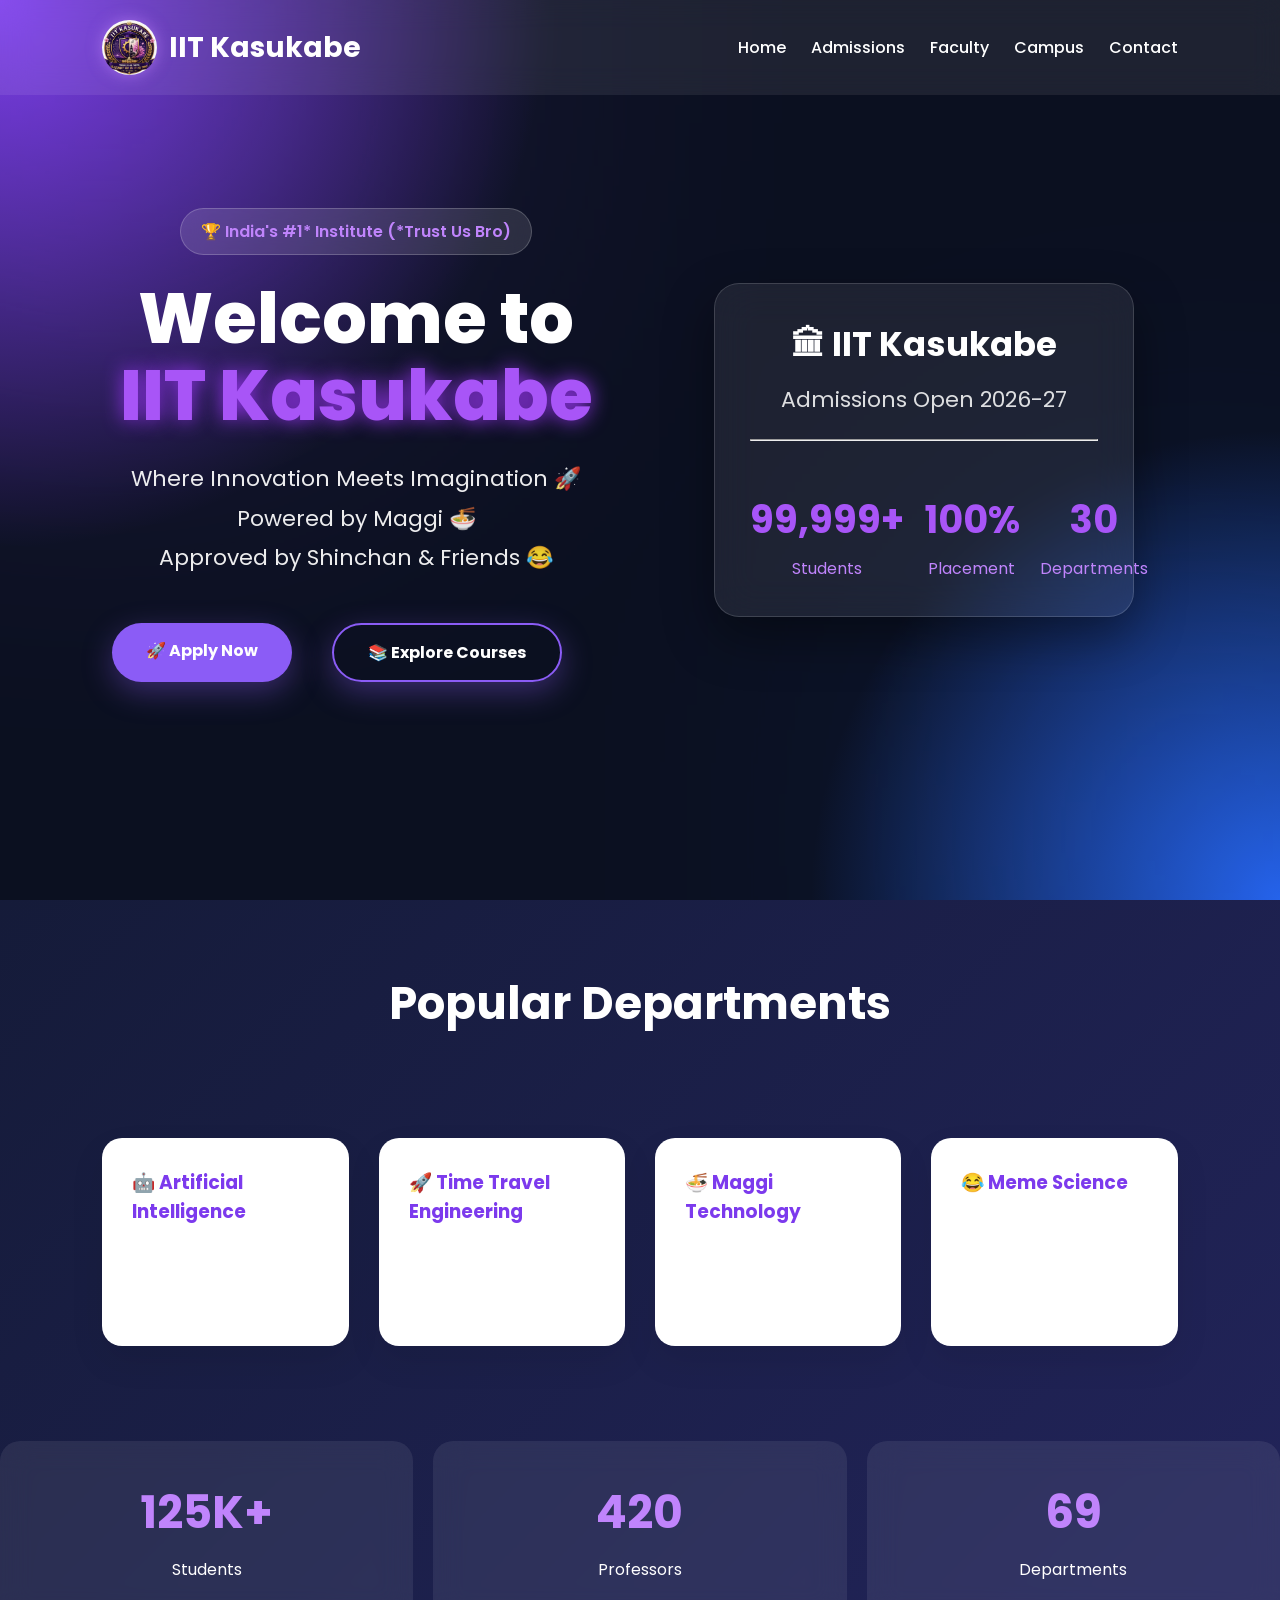
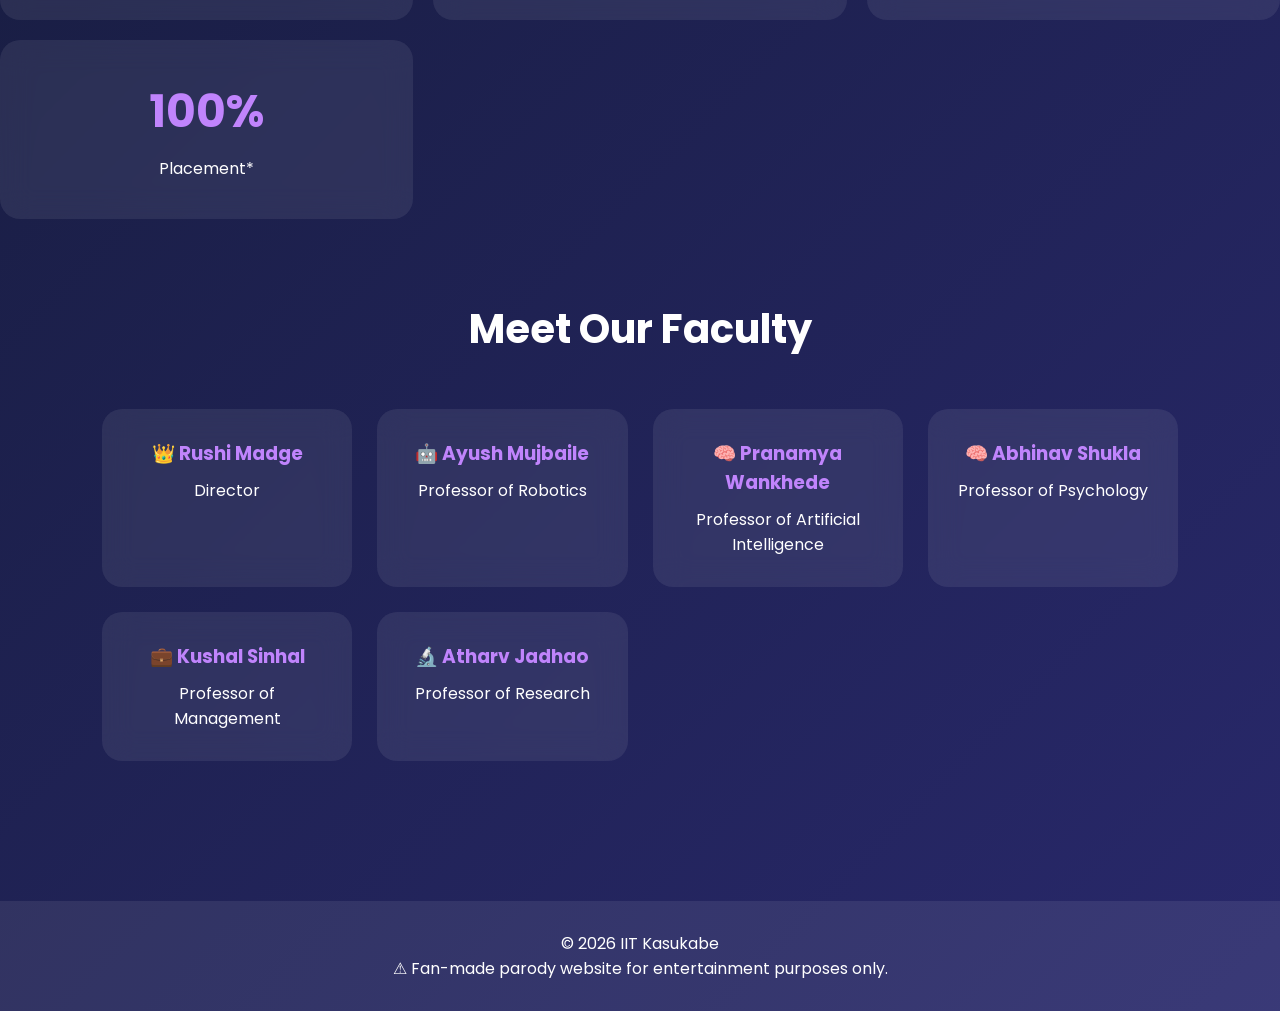
<file: index.html>
<!DOCTYPE html>
<html lang="en">
<head>
    <meta charset="UTF-8">
    <meta name="viewport" content="width=device-width, initial-scale=1.0">

    <title>IIT Kasukabe | Registration Portal</title>

    <meta name="description" content="IIT Kasukabe Registration Portal - Fan Made Parody Website">
    <meta name="theme-color" content="#6d28d9">

    <link rel="icon" href="assets/logo.png">

    <link rel="preconnect" href="https://fonts.googleapis.com">
    <link rel="preconnect" href="https://fonts.gstatic.com" crossorigin>

    <link href="https://fonts.googleapis.com/css2?family=Poppins:wght@300;400;500;600;700;800&display=swap" rel="stylesheet">

    <link rel="stylesheet" href="style.css">
</head>

<body>

<!-- ================= NAVBAR ================= -->

<nav class="navbar">

    <div class="logo" id="logo">

<img src="assets/logo.png">

<span>IIT Kasukabe</span>

</div>

    <ul class="nav-links">

        <li><a href="#">Home</a></li>

        <li><a href="#">Admissions</a></li>

        <li><a href="#">Faculty</a></li>

        <li><a href="#">Campus</a></li>

        <li><a href="#">Contact</a></li>

    </ul>

</nav>

<!-- ================= HERO SECTION ================= -->

<section class="hero" id="home">

    <div class="hero-content">

        <span class="badge">
            🏆 India's #1* Institute (*Trust Us Bro)
        </span>

        <h1>
            Welcome to
            <span>IIT Kasukabe</span>
        </h1>

        <p>
            Where Innovation Meets Imagination 🚀
            <br>
            Powered by Maggi 🍜
            <br>
            Approved by Shinchan & Friends 😂
        </p>

        <div class="hero-buttons">

            <a <a href="pages/register.html" class="btn">
                   🚀 Apply Now


           </a>

            <a href="#courses" class="btn secondary">
                📚 Explore Courses
            </a>

        </div>

    </div>

    <div class="hero-image">

        <div class="hero-card">

            <h2>🏛 IIT Kasukabe</h2>

            <p>Admissions Open 2026-27</p>

            <hr>

            <div class="stats">

              <div class="stats">

<div>
     <h3 id="students">99,999+</h3>
     <span>Students</span>
    </div>

 <div>
     <h3 id="placement">100%</h3>
      <span>Placement</span>
      </div>

  <div>
    <h3 id="departments">30</h3>
 <span>Departments</span>
 </div>

  </div>

 </div>

 </div>

</section>
</section>

<!-- ================= FEATURES ================= -->

<section class="features" id="courses">

    <h2>Popular Departments</h2>

    <div class="feature-grid">

        <div class="feature-card">

            <h3>🤖 Artificial Intelligence</h3>

            <p>
                Learn AI from Professor
                Pranamya Wankhede.
            </p>

        </div>

        <div class="feature-card">

            <h3>🚀 Time Travel Engineering</h3>

            <p>
                Build machines that reach
                exams before the question paper.
            </p>

        </div>

        <div class="feature-card">

            <h3>🍜 Maggi Technology</h3>

            <p>
                2 Minute Research,
                100 Year Innovation.
            </p>

        </div>

        <div class="feature-card">

            <h3>😂 Meme Science</h3>

            <p>
                India's first B.Tech
                in Meme Engineering.
            </p>

        </div>

    </div>

</section>


<!-- ================= STATS ================= -->

<section class="stats">

<div class="card">

<h2>125K+</h2>

<p>Students</p>

</div>

<div class="card">

<h2>420</h2>

<p>Professors</p>

</div>

<div class="card">

<h2>69</h2>

<p>Departments</p>

</div>

<div class="card">

<h2>100%</h2>

<p>Placement*</p>

</div>

</section>

<!-- ================= FACULTY ================= -->

<section class="faculty">

<h2>

Meet Our Faculty

</h2>

<div class="faculty-grid">

<div class="faculty-card">

<h3>👑 Rushi Madge</h3>

<p>Director</p>

</div>

<div class="faculty-card">

<h3>🤖 Ayush Mujbaile</h3>

<p>Professor of Robotics</p>

</div>

<div class="faculty-card">

<h3>🧠 Pranamya Wankhede</h3>

<p>Professor of Artificial Intelligence</p>

</div>

<div class="faculty-card">

<h3>🧠 Abhinav Shukla</h3>

<p>Professor of Psychology</p>

</div>

<div class="faculty-card">

<h3>💼 Kushal Sinhal</h3>

<p>Professor of Management</p>

</div>

<div class="faculty-card">

<h3>🔬 Atharv Jadhao</h3>

<p>Professor of Research</p>

</div>

</div>

</section>

<!-- ================= FOOTER ================= -->

<footer>

<p>

© 2026 IIT Kasukabe

</p>

<p>

⚠ Fan-made parody website for entertainment purposes only.

</p>

</footer>



<div id="secretLab" class="secret-popup">

    <h1>🧪 SECRET LABORATORY</h1>

    <h2>ACCESS GRANTED</h2>

    <p>
        Congratulations!
        <br><br>
        You discovered the hidden laboratory of
        <b>Director Rushi Madge.</b>
    </p>

    <p>
        Here scientists are researching...
    </p>

    <ul>
        <li>🍜 Infinite Maggi Generator</li>
        <li>😂 Meme Engineering</li>
        <li>🧠 AI that finishes homework</li>
        <li>🚀 Doraemon's Anywhere Door</li>
    </ul>

    <button onclick="closeLab()">
        Close
    </button>


<script src="script.js"></script>

<canvas id="matrixCanvas"></canvas>
<!-- Secret Code Modal -->

<div id="secretCodeModal" class="secret-modal">

<div class="secret-box">

<h2>🔒 SECRET LAB ACCESS</h2>

<p>Enter Director Access Code</p>

<input
type="password"
id="secretCode"
placeholder="Enter Secret Code">

<button id="unlockBtn">
Unlock Lab
</button>

<button id="closeSecret">
Cancel
</button>

<p id="secretMessage"></p>

</div>

</div>
</body>
</html>
</file>
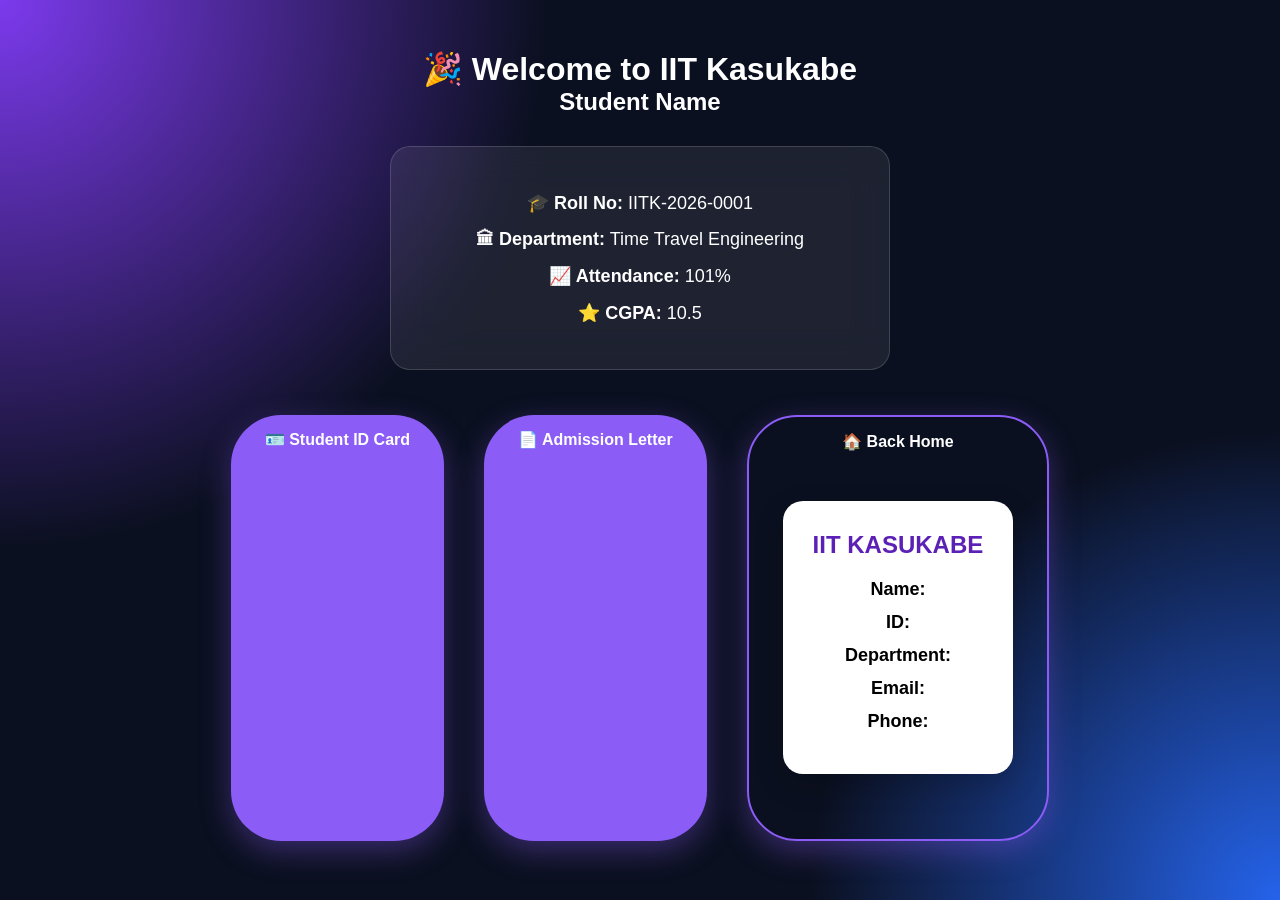
<file: dashboard.html>
<!DOCTYPE html>
<html lang="en">

<head>

<meta charset="UTF-8">
<meta name="viewport" content="width=device-width, initial-scale=1.0">

<title>Student Dashboard</title>

<link rel="stylesheet" href="../style.css">

</head>

<body>

<div class="dashboard">

<h1>🎉 Welcome to IIT Kasukabe</h1>

<h2 id="studentName">Student Name</h2>

<script>

const student =
JSON.parse(localStorage.getItem("student"));

if(student){

document.getElementById("studentName").innerHTML =
"👋 Welcome " + student.name;

}

</script>

<div class="dashboard-card">

<p><strong>🎓 Roll No:</strong> IITK-2026-0001</p>

<p><strong>🏛 Department:</strong> Time Travel Engineering</p>

<p><strong>📈 Attendance:</strong> 101%</p>

<p><strong>⭐ CGPA:</strong> 10.5</p>

</div>

<div class="dashboard-buttons">

<a href="idcard.html" class="btn">
🪪 Student ID Card
</a>

<a href="admission.html" class="btn">
📄 Admission Letter
</a>

<a href="../index.html" class="btn secondary">
🏠 Back Home

<div class="id-card">

<h2>IIT KASUKABE</h2>

<p><strong>Name:</strong> <span id="studentName"></span></p>

<p><strong>ID:</strong> <span id="studentId"></span></p>

<p><strong>Department:</strong> <span id="studentDept"></span></p>

<p><strong>Email:</strong> <span id="studentEmail"></span></p>

<p><strong>Phone:</strong> <span id="studentPhone"></span></p>

</div>

</a>

</div>

</div>

<script src="../script.js"></script>

<script>

conststudent = JSON.parse(localStorage.getItem("student"));

if(student){

document.getElementById("studentName").textContent = student.name;

document.getElementById("studentId").textContent = student.studentId;

document.getElementById("studentDept").textContent = student.department;

document.getElementById("studentEmail").textContent = student.email;

document.getElementById("studentPhone").textContent = student.phone;

}

</script>

</body>

</html>
</file>
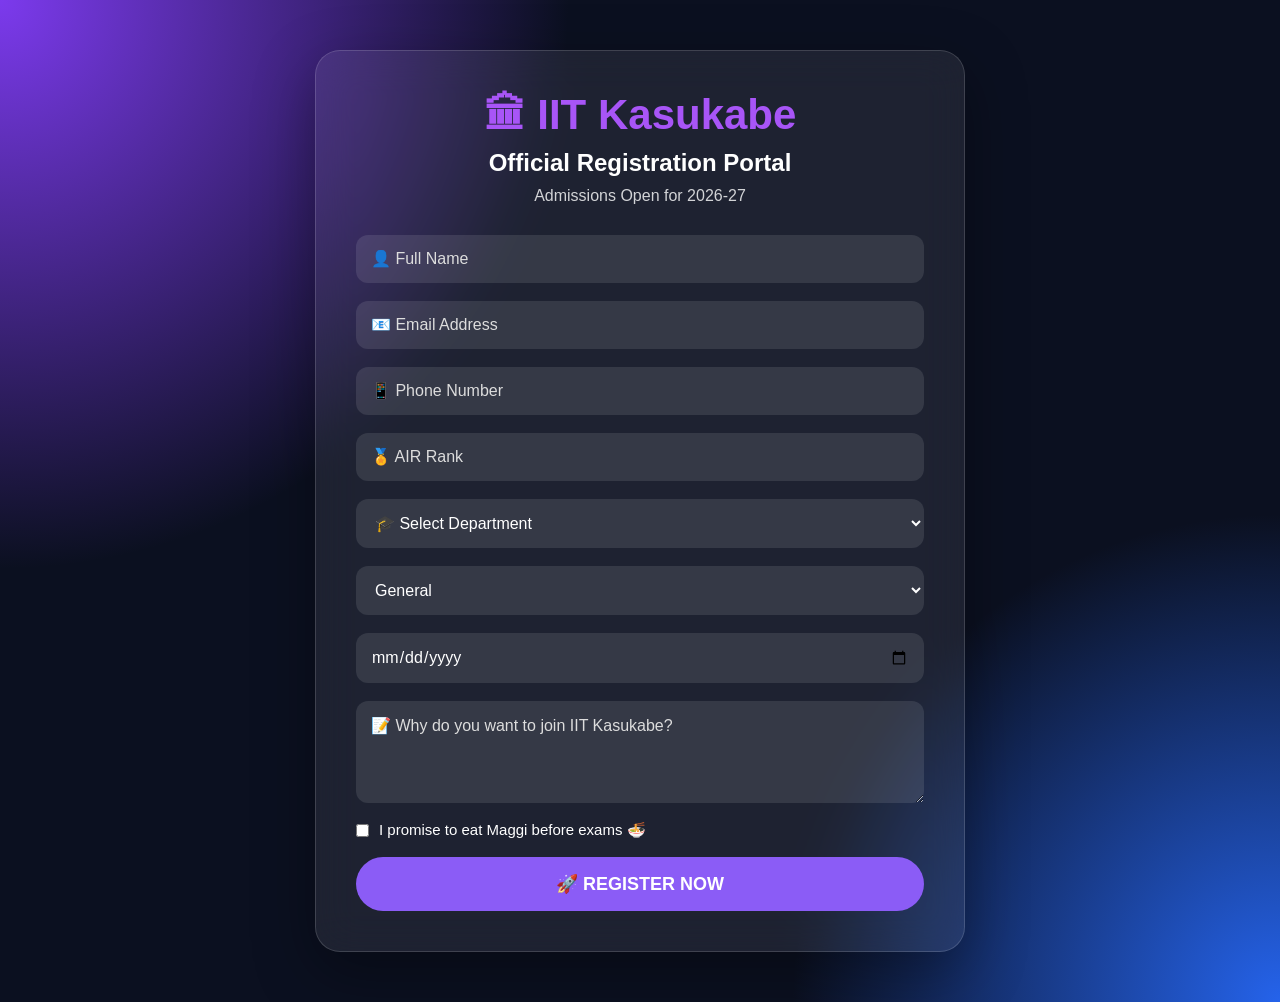
<file: register.html>
<!DOCTYPE html>
<html lang="en">

<head>

<meta charset="UTF-8">
<meta name="viewport" content="width=device-width, initial-scale=1.0">

<title>IIT Kasukabe Registration</title>

<link rel="stylesheet" href="../style.css">

</head>

<body>

<div class="register-container">

    <div class="register-box">

        <h1>🏛 IIT Kasukabe</h1>

        <h2>Official Registration Portal</h2>

        <p class="subtitle">
            Admissions Open for 2026-27
        </p>

        <form id="registerForm">

            <input
                type="text"
                id="name"
                placeholder="👤 Full Name"
                required
            >

            <input
                type="email"
                id="email"
                placeholder="📧 Email Address"
                required
            >

            <input
                type="tel"
                id="phone"
                placeholder="📱 Phone Number"
                required
            >

            <input
                type="number"
                id="rank"
                placeholder="🏅 AIR Rank"
                required
            >

            <select id="department">

                <option value="">
                    🎓 Select Department
                </option>

                <option>Artificial Intelligence</option>

                <option>Time Travel Engineering</option>

                <option>Maggi Technology</option>

                <option>Meme Science</option>

                <option>Rocket Engineering</option>

            </select>

            <select id="category">

                <option>General</option>
                <option>OBC</option>
                <option>SC</option>
                <option>ST</option>
                <option>EWS</option>

            </select>

            <input
                type="date"
                id="dob"
            >

            <textarea
                id="reason"
                placeholder="📝 Why do you want to join IIT Kasukabe?"
                rows="4"
            ></textarea>

            <label class="checkbox">

                <input
                    type="checkbox"
                    required
                >

                I promise to eat Maggi before exams 🍜

            </label>

            <button type="submit">

                🚀 REGISTER NOW

            </button>

        </form>

    </div>

</div>

<script src="../script.js"></script>

</body>

</html>
</file>
<file: style.css>
/* ==========================
   IIT Kasukabe Portal v1.0
========================== */

*{
    margin:0;
    padding:0;
    box-sizing:border-box;
    font-family:'Poppins',sans-serif;
}

body{
    background:linear-gradient(135deg,#0f172a,#312e81,#4c1d95,#2563eb);
    background-size:400% 400%;
    animation:gradient 12s ease infinite;
    color:white;
}

/* Animated Background */

@keyframes gradient{

0%{background-position:0% 50%;}

50%{background-position:100% 50%;}

100%{background-position:0% 50%;}

}

/* ================= NAVBAR ================= */

.navbar{

position:fixed;

top:0;

left:0;

width:100%;

padding:20px 8%;

display:flex;

justify-content:space-between;

align-items:center;

background:rgba(255,255,255,.08);

backdrop-filter:blur(15px);

z-index:999;

}

.logo{
    display:flex;
    align-items:center;
    gap:12px;
    font-size:28px;
    font-weight:700;
    color:white;
}

.logo img{
    width:55px;
    height:55px;
    border-radius:50%;
    object-fit:cover;
    box-shadow:0 0 15px rgba(192,132,252,0.6);
}

.logo span{
    color:#ffffff;
}

.logo span:hover{
    color:#c084fc;
    transition:0.3s;
}

.purple{
    color:#c084fc;
}



.nav-links{

display:flex;

gap:25px;

list-style:none;

}

.nav-links a{

color:white;

text-decoration:none;

font-weight:500;

transition:.3s;

}

.nav-links a:hover{

color:#c084fc;

}

/* ================= HERO ================= */

.hero{

height:100vh;

display:flex;

justify-content:center;

align-items:center;

text-align:center;

padding:20px;

}

.hero h1{

font-size:70px;

margin-bottom:20px;

}

.hero span{

color:#c084fc;

}

.hero p{

font-size:22px;

margin-bottom:15px;

}

.small{

font-size:16px !important;

opacity:.8;

}

.buttons{

margin-top:30px;

}

.btn{

display:inline-block;

padding:15px 35px;

border-radius:40px;

text-decoration:none;

margin:10px;

font-weight:bold;

transition:.3s;

}

.primary{

background:#8b5cf6;

color:white;

}

.primary:hover{

transform:translateY(-5px);

box-shadow:0 0 25px #8b5cf6;

}

.secondary{

border:2px solid white;

color:white;

}

.secondary:hover{

background:white;

color:#312e81;

}

/* ================= STATS ================= */

.stats{

display:grid;

grid-template-columns:repeat(auto-fit,minmax(220px,1fr));

gap:25px;

padding:30px -20%;

}

.card{

background:rgba(255,255,255,.08);

padding: 38px;;

border-radius:20px;

text-align:center;

backdrop-filter:blur(15px);

transition:.3s;

}

.card:hover{

transform:translateY(-10px);

}

.card h2{

font-size:45px;

color:#c084fc;

margin-bottom:10px;

}

/* ================= FACULTY ================= */

.faculty{

padding:80px 8%;

}

.faculty h2{

text-align:center;

font-size:40px;

margin-bottom:50px;

}

.faculty-grid{

display:grid;

grid-template-columns:repeat(auto-fit,minmax(250px,1fr));

gap:25px;

}

.faculty-card{

background:rgba(255,255,255,.08);

padding:30px;

border-radius:20px;

text-align:center;

backdrop-filter:blur(15px);

transition:.3s;

}

.faculty-card:hover{

transform:scale(1.05);

}

.faculty-card h3{

color:#c084fc;

margin-bottom:10px;

}

/* ================= FOOTER ================= */

footer{

margin-top:60px;

padding:30px;

text-align:center;

background:rgba(255,255,255,.08);

}

/* ================= RESPONSIVE ================= */

@media(max-width:768px){

.hero h1{
    font-size:45px;
}

.nav-links{
    display:none;
}

}

/* ===== Secret Popup ===== */

.secret-popup{
    position:fixed;
    top:50%;
    left:50%;
    transform:translate(-50%,-50%) scale(0);
    width:500px;
    max-width:90%;
    background:#1b1035;
    color:white;
    padding:35px;
    border-radius:20px;
    text-align:center;
    box-shadow:0 0 40px #8b5cf6;
    transition:.4s;
    z-index:9999;
}

.secret-popup.show{
    transform:translate(-50%,-50%) scale(1);
}

.secret-popup button{
    margin-top:20px;
    padding:12px 30px;
    border:none;
    border-radius:30px;
    background:#8b5cf6;
    color:white;
    cursor:pointer;
}

/* ===========================
   HERO SECTION V2
=========================== */

.hero{
    min-height:100vh;
    display:flex;
    justify-content:space-between;
    align-items:center;
    gap:60px;
    padding:120px 8%;
    background:
    radial-gradient(circle at top left,#7c3aed 0%,transparent 35%),
    radial-gradient(circle at bottom right,#2563eb 0%,transparent 30%),
    #0b1020;
    color:white;
    overflow:hidden;
    position:relative;
}

.hero::before{

content:"";

position:absolute;

width:600px;
height:600px;

background:#8b5cf6;

filter:blur(180px);

opacity:.18;

top:-250px;
left:-200px;

}

.hero::after{

content:"";

position:absolute;

width:500px;
height:500px;

background:#2563eb;

filter:blur(180px);

opacity:.15;

right:-180px;
bottom:-180px;

}

.hero-content{

flex:1;
position:relative;
z-index:2;

}

.badge{

display:inline-block;

padding:10px 20px;

background:rgba(255,255,255,.12);

border:1px solid rgba(255,255,255,.2);

border-radius:50px;

margin-bottom:25px;

backdrop-filter:blur(12px);

font-weight:600;

}

.hero h1{

font-size:70px;

line-height:1.1;

margin-bottom:25px;

font-weight:800;

}

.hero h1 span{

color:#a855f7;

text-shadow:0 0 20px #9333ea;

}

.hero p{

font-size:22px;

line-height:1.8;

opacity:.92;

margin-bottom:35px;

}

.hero-buttons{

display:flex;

gap:20px;

flex-wrap:wrap;

}

.btn{

padding:15px 34px;

border-radius:50px;

background:#8b5cf6;

color:white;

text-decoration:none;

font-weight:bold;

transition:.3s;

box-shadow:0 10px 30px rgba(139,92,246,.35);

}

.btn:hover{

transform:translateY(-6px);

box-shadow:0 15px 40px rgba(139,92,246,.45);

}

.secondary{

background:transparent;

border:2px solid #8b5cf6;

}

.secondary:hover{

background:#8b5cf6;

}

.hero-image{

flex:1;

display:flex;

justify-content:center;

position:relative;

z-index:2;

}

.hero-card{

width:420px;

padding:35px;

border-radius:25px;

background:rgba(255,255,255,.08);

border:1px solid rgba(255,255,255,.15);

backdrop-filter:blur(20px);

box-shadow:0 20px 50px rgba(0,0,0,.4);

animation:floatCard 4s ease-in-out infinite;

}

.hero-card h2{

font-size:34px;

margin-bottom:10px;

}

.hero-card p{

opacity:.85;

margin-bottom:20px;

}

.stats{

display:grid;

grid-template-columns:repeat(3,1fr);

gap:20px;

text-align:center;

margin-top:25px;

}

.stats h3{

font-size:38px;

color:#a855f7;

margin-bottom:8px;

}

.feature-grid{

display:grid;

grid-template-columns:repeat(auto-fit,minmax(240px,1fr));

gap:30px;

padding:70px 8%;

}

.feature-card{

background:white;

border-radius:20px;

padding:30px;

box-shadow:0 15px 35px rgba(0,0,0,.08);

transition:.35s;

}

.feature-card:hover{

transform:translateY(-10px);

box-shadow:0 20px 45px rgba(0,0,0,.15);

}

.feature-card h3{

margin-bottom:15px;

color:#7c3aed;

}

.features h2{

text-align:center;

font-size:45px;

margin-top:70px;

margin-bottom:30px;

}

@keyframes floatCard{

0%,100%{

transform:translateY(0px);

}

50%{

transform:translateY(-18px);

}

}

@media(max-width:950px){

.hero{

flex-direction:column;

text-align:center;

padding-top:140px;

}

.hero h1{

font-size:50px;

}

.hero-buttons{

justify-content:center;

}

.hero-card{

width:100%;

max-width:420px;

}

}

/* ======================================
   Fake Hacker Screen
====================================== */

#hackOverlay{

position:fixed;

top:0;
left:0;

width:100%;
height:100%;

background:#000;

display:flex;

justify-content:center;

align-items:center;

z-index:999999;

color:#00ff00;

font-family:monospace;

}

.hack-box{

text-align:center;

width:500px;

max-width:90%;

}

.hack-box h1{

font-size:38px;

margin-bottom:30px;

}

.progress{

width:100%;

height:20px;

background:#222;

border-radius:50px;

overflow:hidden;

margin-top:30px;

}

.progress-bar{

width:0;

height:100%;

background:#00ff00;

animation:loadingHack 5s linear forwards;

}

@keyframes loadingHack{

0%{

width:0;

}

100%{

width:100%;

}

}/* =========================
   MATRIX RAIN
========================= */

#matrixCanvas{

position:fixed;

top:0;
left:0;

width:100%;
height:100%;

display:none;

z-index:999998;

background:black;

pointer-events:none;

}/* ===========================
   REGISTRATION PORTAL
=========================== */

.register-container{
    min-height:100vh;
    display:flex;
    justify-content:center;
    align-items:center;
    padding:50px 20px;
    background:
    radial-gradient(circle at top left,#7c3aed 0%,transparent 35%),
    radial-gradient(circle at bottom right,#2563eb 0%,transparent 30%),
    #0b1020;
}

.register-box{

    width:100%;
    max-width:650px;

    background:rgba(255,255,255,0.08);

    border:1px solid rgba(255,255,255,0.15);

    backdrop-filter:blur(20px);

    border-radius:25px;

    padding:40px;

    color:white;

    box-shadow:0 20px 60px rgba(0,0,0,.35);

}

.register-box h1{

text-align:center;

font-size:42px;

margin-bottom:10px;

color:#a855f7;

}

.register-box h2{

text-align:center;

margin-bottom:10px;

}

.subtitle{

text-align:center;

opacity:.8;

margin-bottom:30px;

}

#registerForm{

display:flex;

flex-direction:column;

gap:18px;

}

#registerForm input,
#registerForm select,
#registerForm textarea{

padding:15px;

border:none;

border-radius:12px;

font-size:16px;

outline:none;

background:rgba(255,255,255,.1);

color:white;

}

#registerForm input::placeholder,
#registerForm textarea::placeholder{

color:#ddd;

}

#registerForm option{

color:black;

}

.checkbox{

display:flex;

align-items:center;

gap:10px;

font-size:15px;

}

button{

padding:16px;

font-size:18px;

font-weight:bold;

border:none;

border-radius:50px;

cursor:pointer;

background:#8b5cf6;

color:white;

transition:.3s;

}

button:hover{

transform:translateY(-5px);

box-shadow:0 12px 30px rgba(139,92,246,.4);

}

@media(max-width:700px){

.register-box{

padding:25px;

}

.register-box h1{

font-size:32px;

}

}/* ===========================
   DASHBOARD
=========================== */

.dashboard{

min-height:100vh;

display:flex;

flex-direction:column;

justify-content:center;

align-items:center;

padding:40px;

background:
radial-gradient(circle at top left,#7c3aed 0%,transparent 35%),
radial-gradient(circle at bottom right,#2563eb 0%,transparent 30%),
#0b1020;

color:white;

text-align:center;

}

.dashboard-card{

margin-top:30px;

padding:30px;

width:500px;

max-width:90%;

border-radius:20px;

background:rgba(255,255,255,.08);

backdrop-filter:blur(20px);

border:1px solid rgba(255,255,255,.15);

}

.dashboard-card p{

margin:15px 0;

font-size:18px;

}

.dashboard-buttons{

display:flex;

gap:20px;

margin-top:35px;

flex-wrap:wrap;

justify-content:center;

}/* ==========================
SECRET CODE MODAL
========================== */

.secret-modal{

display:none;

position:fixed;

top:0;
left:0;

width:100%;
height:100%;

background:rgba(0,0,0,.85);

justify-content:center;

align-items:center;

z-index:999999;

}

.secret-box{

width:420px;

max-width:90%;

padding:30px;

background:#111;

border:2px solid #00ff99;

border-radius:20px;

text-align:center;

color:white;

box-shadow:0 0 30px #00ff99;

}

.secret-box input{

width:100%;

padding:12px;

margin:20px 0;

border:none;

border-radius:10px;

font-size:16px;

}

.secret-box button{

margin:8px;

padding:12px 22px;

border:none;

border-radius:10px;

cursor:pointer;

font-weight:bold;

}

#unlockBtn{

background:#00cc66;

color:white;

}

#closeSecret{

background:#444;

color:white;

}

#secretMessage{

margin-top:20px;

font-weight:bold;

}.id-card{

max-width:500px;

margin:50px auto;

padding:30px;

background:white;

color:black;

border-radius:20px;

box-shadow:0 10px 30px rgba(0,0,0,.2);

}

.id-card h2{

text-align:center;

margin-bottom:20px;

color:#5b21b6;

}

.id-card p{

font-size:18px;

margin:12px 0;

}
</file>
